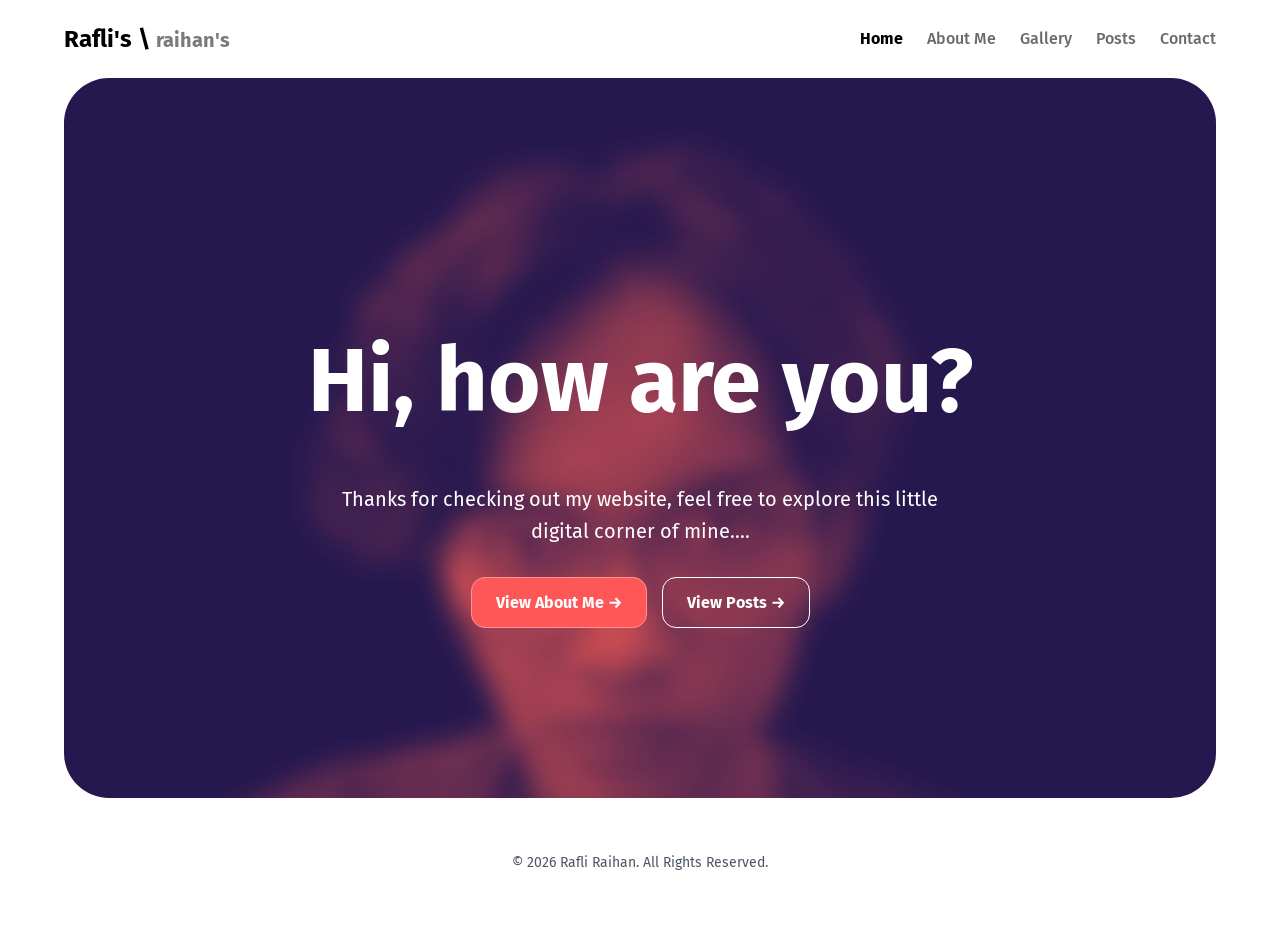
<file: index.html>
<!DOCTYPE html>
<html lang="id">
<head>
    <meta charset="UTF-8">
    <meta name="viewport" content="width=device-width, initial-scale=1.0">
    <title>Rafli's | Home</title>
    <link rel="stylesheet" href="base.css">
    <!-- INTERNAL CSS -->
    <style>
        /* 3. ID Selector */
        #hero-section {
            display: flex;
            flex-direction: column;
            align-items: center;
            justify-content: center;
            border-radius: 45px;
            max-width: 90vw;
            margin: auto;
            min-height: 80vh;
            text-align: center;
            background-image: url('assets/hero_bg.png');
            background-position: top;
            background-repeat: no-repeat;
        }

        #hero-title {
            font-size: 90px;
            margin-bottom: 10px;
            color: #ffffff;
        }

        .subtitle {
            font-size: 20px;
            color: #ffffff;
            margin-bottom: 30px;
            max-width: 600px;
        }

        .btn-group {
            display: flex;
            gap: 15px;
        }

        @media screen and (max-width:800px) {
            #hero-title {
                font-size: 50px;
            }

            .subtitle{
                font-size: 14px;
            }

            #hero-title, .subtitle{
                padding: 0 40px 0 40px;
            }

            .btn-group{
                flex-direction: column;
            }
        }
    </style>
</head>
<body>
    <!-- Menu Navigasi -->
    <nav>
        <div class="nav-container">
            <div class="logo">Rafli's \ <span>raihan's</span></div>
            <div class="nav-links">
                <a href="index.html" class="active">Home</a>
                <a href="about.html">About Me</a>
                <a href="gallery.html">Gallery</a>
                <a href="blog.html">Posts</a>
                <a href="contact.html">Contact</a>
            </div>
        </div>
    </nav>

    <!-- Konten Utama (Hero) -->
    <main id="hero-section">
        <h1 id="hero-title">Hi, how are you?</h1>
        <p class="subtitle">
            Thanks for checking out my website, feel free to explore this little digital corner of mine....
        </p>
        <div class="btn-group">
            <!-- HTML Link Wajib -->
            <a href="about.html" class="btn btn-primary">View About Me &rarr;</a>
            <a href="blog.html" class="btn btn-secondary-alt">View Posts &rarr;</a>
        </div>
    </main>

    <footer>
        <p>&copy; 2026 Rafli Raihan. All Rights Reserved.</p>
    </footer>

    <!-- Mengubungkan ke File JS Eksternal -->
    <script src="script.js"></script>
</body>
</html>
</file>
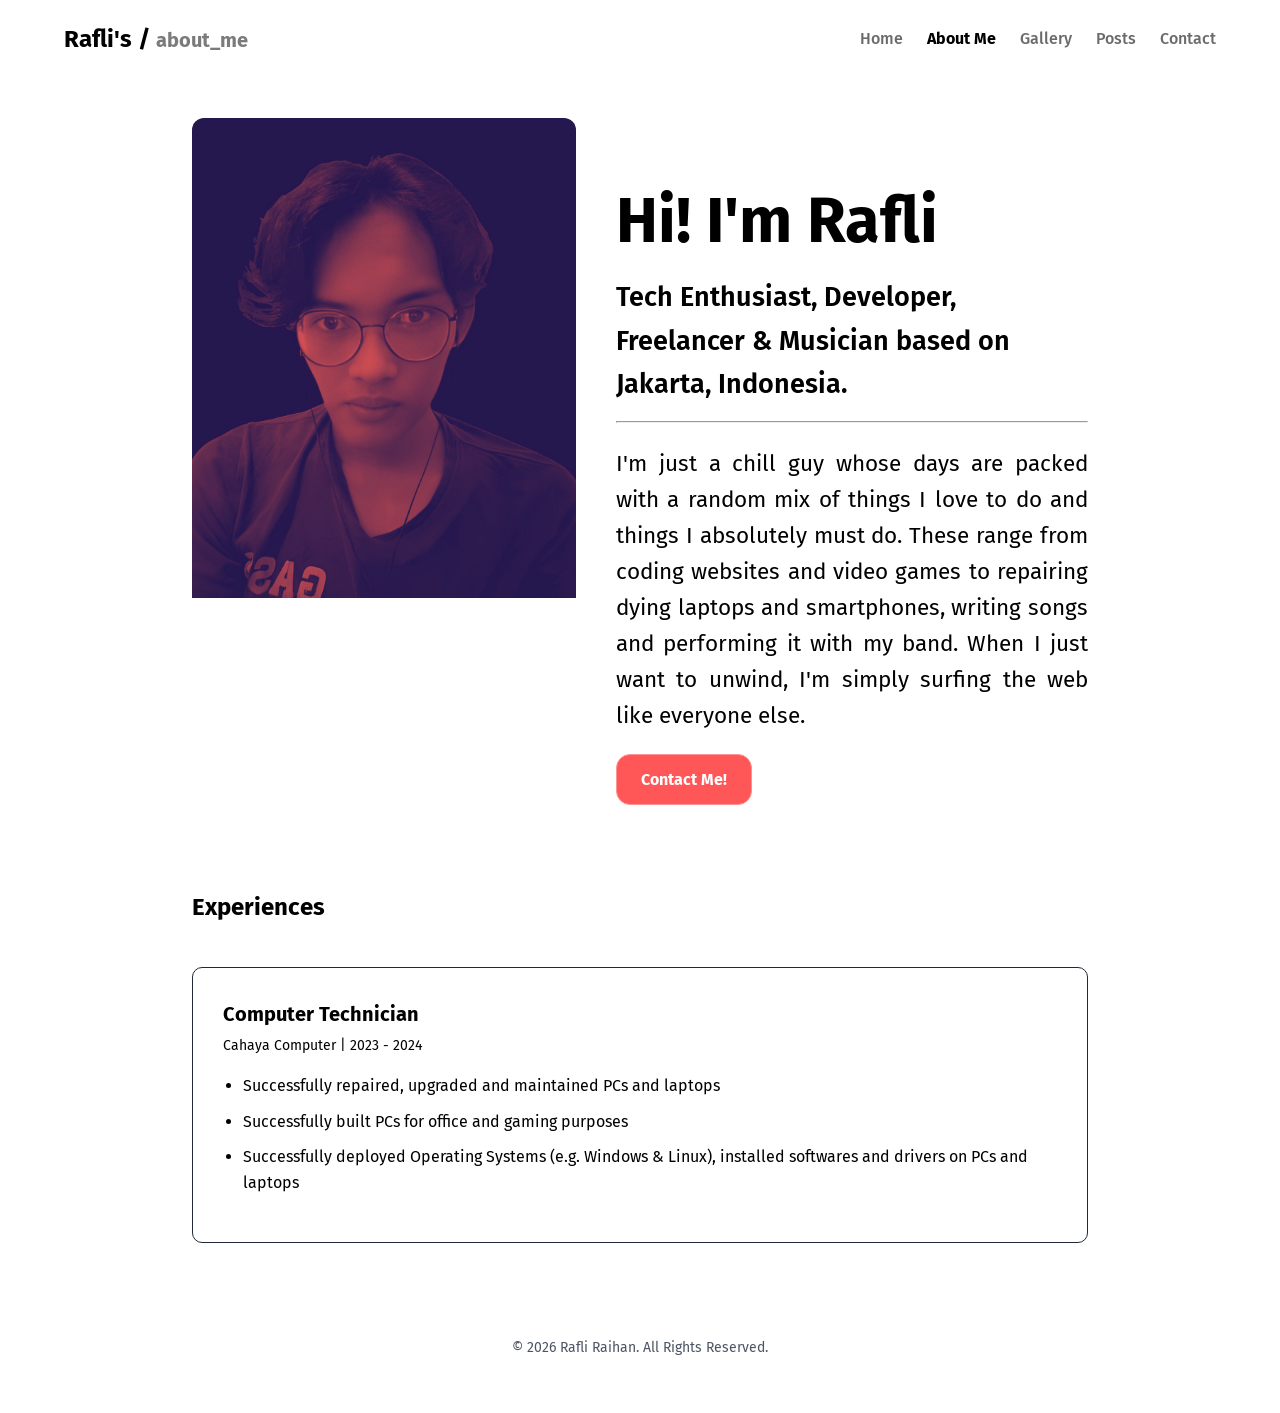
<file: about.html>
<!DOCTYPE html>
<html lang="id">
<head>
    <meta charset="UTF-8">
    <meta name="viewport" content="width=device-width, initial-scale=1.0">
    <title>Rafli's | About Me</title>
    <link rel="stylesheet" href="base.css">
    <style>
        .profile-header {
            display: flex;
            gap: 40px;
            align-items: start;
            margin-bottom: 50px;
        }
        .profile-img-placeholder {
            width: 30vw;
            height: 80vh;
            background-image: url('assets/about_pic.png');
            background-size: contain;
            background-repeat: no-repeat;
            border-radius: 12px;
            display: flex;
            align-items: center;
            justify-content: center;
            flex-shrink: 0;
        }
        
        .profile-intro h2 {
            font-size: 9vh;
            margin-bottom: 5px;
        }
        
        .tagline {
            font-size: 3vh;
            font-weight: 600;
            margin-bottom: 15px;
        }
        
        .bio {
            font-size: 2.5vh;
            text-align: justify;
            margin-bottom: 20px;
        }

        #experience-section {
            background-color: #ffffff;
            padding: 30px;
            border-radius: 10px;
            border: 1px solid #1f2937;
            margin-top: 40px;
        }

        .exp-title {
            font-size: 20px;
            font-weight: bold;
            margin-bottom: 5px;
        }

        .exp-company {
            font-size: 14px;
            margin-bottom: 15px;
        }

        ul {
            padding-left: 20px;
        }

        li {
            margin-bottom: 10px;
        }

        @media screen and (max-width:1427px) {
            .tagline br {
                display: none;
            }

            .profile-intro h2 {
                font-size: 7vh;
                margin-bottom: 5px;
            }
        }

        @media screen and (max-width: 768px) {
            .profile-header{
                flex-direction: column;
            }

            .profile-img-placeholder{
                width: 90vw;
                height: 50vh;
                background-repeat: no-repeat;
                background-size: cover;
            }

            .profile-intro h2 {
                font-size: 5vh;
                margin-bottom: 5px;
            }

            .tagline {
                font-size: 2vh;
                font-weight: 600;
                margin-bottom: 15px;
            }

            .bio {
                font-size: 1.5vh;
                text-align: justify;
            }
        }
    </style>
</head>
<body>

    <nav>
        <div class="nav-container">
            <div class="logo">Rafli's / <span>about_me</span></div>
            <div class="nav-links">
                <a href="index.html">Home</a>
                <a href="about.html" class="active">About Me</a>
                <a href="gallery.html">Gallery</a>
                <a href="blog.html">Posts</a>
                <a href="contact.html">Contact</a>
            </div>
        </div>
    </nav>

    <main class="container">
        <div class="profile-header">
            <!-- Representasi Foto dari Mockup Desain -->
            <div class="profile-img-placeholder"></div>
            <div class="profile-intro">
                <h2>Hi! I'm Rafli</h2>
                <div class="tagline">Tech Enthusiast, Developer, Freelancer & Musician <br /> based on Jakarta, Indonesia.</div>
                <hr>
                <p class="bio">
                    I'm just a chill guy whose days are packed with a random mix of things I love to do and things I absolutely must do. These range from coding websites and video games to repairing dying laptops and smartphones, writing songs and performing it with my band. When I just want to unwind, I'm simply surfing the web like everyone else.
                </p>
                <a href="contact.html" class="btn btn-primary"> Contact Me!</a>
            </div>
        </div>

        <!-- Bagian Pengalaman Sesuai Teks Mockup -->
        <h2>Experiences</h2>
        <section id="experience-section">
            <div class="exp-title">Computer Technician</div>
            <div class="exp-company">Cahaya Computer | 2023 - 2024</div>
            <ul>
                <li>Successfully repaired, upgraded and maintained PCs and laptops</li>
                <li>Successfully built PCs for office and gaming purposes</li>
                <li>Successfully deployed Operating Systems (e.g. Windows & Linux), installed softwares and drivers on PCs and laptops</li>
            </ul>
        </section>
    </main>

    <footer>
        <p>&copy; 2026 Rafli Raihan. All Rights Reserved.</p>
    </footer>

    <script src="script.js"></script>
</body>
</html>
</file>
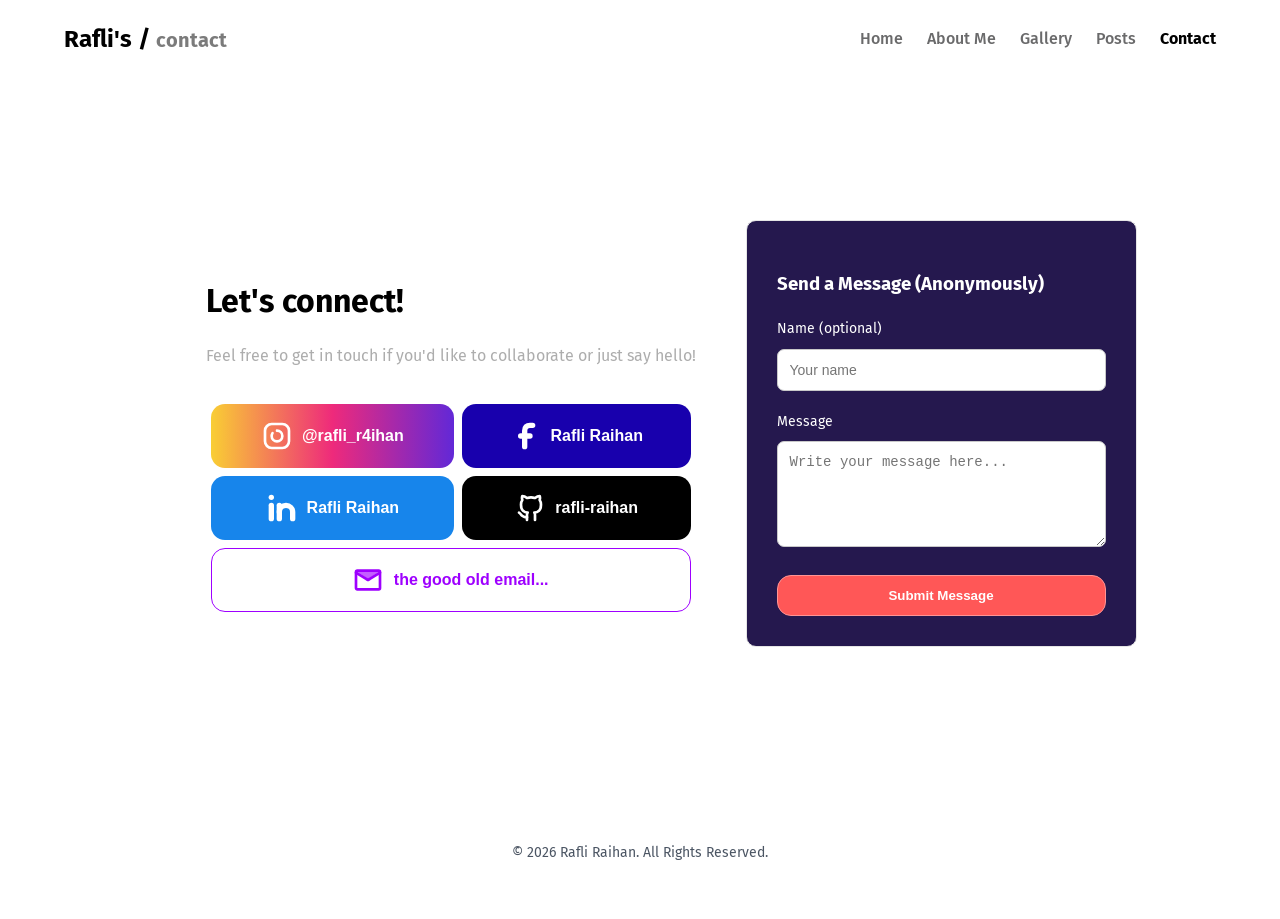
<file: contact.html>
<!DOCTYPE html>
<html lang="id">
<head>
    <meta charset="UTF-8">
    <meta name="viewport" content="width=device-width, initial-scale=1.0">
    <title>Rafli's | Contact</title>
    <link rel="stylesheet" href="base.css">
    <style>
        .container{
            display: flex;
            gap: 50px;
            align-items: center;
            justify-content: center;
            min-height: 70vh;
        }
        
        h2 {
            font-size: 32px;
            margin-bottom: 10px;
        }

        .contact-info p {
            color: #adadad;
            margin-bottom: 30px;
        }

        .social-list {
            list-style: none;
            padding: 0;
        }

        .social-list li {
            margin-bottom: 15px;
            font-size: 16px;
        }

        .social-list a {
            color: var(--btn-primary-bg);
            text-decoration: none;
            font-weight: bold;
        }

        .social-list a:hover {
            text-decoration: underline;
        }
        
     
        /* WAJIB: STYLING FORM KONTAK */
        form {
            width: 100%;
            color: #ffffff;
            background-image: url('assets/hero_bg.png');
            padding: 30px;
            border-radius: 10px;
            border: 1px solid #e5e5e5;
        }

        .form-group {
            margin-bottom: 20px;
        }

        label {
            display: block;
            font-size: 14px;
            margin-bottom: 8px;
            color: #ffffff;
        }

        input[type="text"], input[type="email"], textarea {
            width: 100%;
            padding: 12px;
            background-color: #ffffff;
            border: 1px solid #c8c8c9;
            border-radius: 7px;
            box-sizing: border-box;
            font-size: 14px;
        }

        input[type="text"]:focus, input[type="email"]:focus, textarea:focus {
            outline: none;
            border-color: var(--btn-primary-border);
        }

        #submit-btn {
            width: 100%;
        }

        table {
            min-width: 100%;
        }

        td{
            padding: 3px;
        }

        #sosmed-btn {
            color: white;
            padding: 5px;
            min-width: 100%;
            height: 64px;
            display: flex;
            gap: 2%;
            align-items: center;
            justify-content: center;
            border: none;
            border-radius: 14px;
            transition: transform 0.1s ease-in-out, opacity 0.2s ease-in-out;
        }

        #sosmed-btn:hover {
            transform: scale(1.03);
            cursor: pointer;
            opacity: 0.9;
        }

        #sosmed-btn:active {
            transform: scale(0.98); 
        }

        a {
            text-decoration: none;
        }

        a span {
            font-size: 16px;
            font-weight: bold;
        }

        @media screen and (max-width:800px){
            .container{
                flex-direction: column;
                    justify-content: center;
                }

            form {
                width: auto;
            }
        }
    </style>
</head>
<body>

    <nav>
        <div class="nav-container">
            <div class="logo">Rafli's / <span>contact</span></div>
            <div class="nav-links">
                <a href="index.html">Home</a>
                <a href="about.html">About Me</a>
                <a href="gallery.html">Gallery</a>
                <a href="blog.html">Posts</a>
                <a href="contact.html" class="active">Contact</a>
            </div>
        </div>
    </nav>

    <main class="container">
        <!-- Kolom Kiri: Informasi Sosial Media Sesuai Teks Desain -->
        <div class="contact-info">
            <h2>Let's connect!</h2>
            <p>Feel free to get in touch if you'd like to collaborate or just say hello!</p>
            <table>
                <tr>
                    <!-- IG -->
                    <td>
                        <a href="https://www.instagram.com/rafli_r4ihan/" target="_blank" rel="noopener noreferrer">
                            <button id="sosmed-btn" style="background-image: linear-gradient(to right, #f9ce34, #ee2a7b, #6228d7);">
                                <svg xmlns="http://www.w3.org/2000/svg" width="32" height="32" viewBox="0 0 24 24">
                                	<g fill="none" stroke="#fff" stroke-linecap="round" stroke-linejoin="round" stroke-width="2">
                                		<path stroke-dasharray="66" d="M16 3c2.76 0 5 2.24 5 5v8c0 2.76 -2.24 5 -5 5h-8c-2.76 0 -5 -2.24 -5 -5v-8c0 -2.76 2.24 -5 5 -5h4Z">
                                			<animate fill="freeze" attributeName="stroke-dashoffset" dur="0.6s" values="66;0" />
                                		</path>
                                		<path stroke-dasharray="28" stroke-dashoffset="28" d="M12 8c2.21 0 4 1.79 4 4c0 2.21 -1.79 4 -4 4c-2.21 0 -4 -1.79 -4 -4c0 -2.21 1.79 -4 4 -4">
                                			<animate fill="freeze" attributeName="stroke-dashoffset" begin="0.7s" dur="0.6s" to="0" />
                                		</path>
                                	</g>
                                	<circle cx="17" cy="7" r="1.5" fill="#fff" opacity="0">
                                		<animate fill="freeze" attributeName="opacity" begin="1.3s" dur="0.2s" to="1" />
                                	</circle>
                                </svg>
                                <span>&nbsp;@rafli_r4ihan</span>
                            </button>
                        </a>
                    </td>
                    <!-- FB -->
                    <td> 
                        <a href="https://www.facebook.com/fli.raihan" target="_blank" rel="noopener noreferrer">
                            <button id="sosmed-btn" style="background-color: #1800ad;">
                                <svg xmlns="http://www.w3.org/2000/svg" width="32" height="32" viewBox="0 0 24 24">
                                	<g fill="none" stroke="currentColor" stroke-linecap="round" stroke-linejoin="round" stroke-width="4">
                                		<path stroke-dasharray="24" d="M17 4l-2 0c-2.5 0 -4 1.5 -4 4v12">
                                			<animate fill="freeze" attributeName="stroke-dashoffset" dur="0.5s" values="24;0" />
                                		</path>
                                		<path stroke-dasharray="10" stroke-dashoffset="10" d="M8 12h7">
                                			<animate fill="freeze" attributeName="stroke-dashoffset" begin="0.6s" dur="0.2s" to="0" />
                                		</path>
                                	</g>
                                </svg>
                                <span>&nbsp;Rafli Raihan</span>
                            </button>
                        </a>
                    </td>
                </tr>
                <tr>
                    <!-- Linkedin -->
                    <td>
                        <a href="https://www.linkedin.com/in/muhammad-rafli-raihan-6336a4294/" target="_blank" rel="noopener noreferrer">
                            <button id="sosmed-btn" style="background-color: #1785eb;">
                                <svg xmlns="http://www.w3.org/2000/svg" width="32" height="32" viewBox="0 0 24 24">
                                	<circle cx="4" cy="4" r="2" fill="currentColor" opacity="0">
                                		<animate fill="freeze" attributeName="opacity" dur="0.2s" to="1" />
                                	</circle>
                                	<g fill="none" stroke="currentColor" stroke-linecap="round" stroke-linejoin="round" stroke-width="4">
                                		<g stroke-dasharray="12" stroke-dashoffset="12">
                                			<path d="M4 10v10">
                                				<animate fill="freeze" attributeName="stroke-dashoffset" begin="0.2s" dur="0.2s" to="0" />
                                			</path>
                                			<path d="M10 10v10">
                                				<animate fill="freeze" attributeName="stroke-dashoffset" begin="0.5s" dur="0.2s" to="0" />
                                			</path>
                                		</g>
                                		<path stroke-dasharray="24" stroke-dashoffset="24" d="M10 15c0 -2.76 2.24 -5 5 -5c2.76 0 5 2.24 5 5v5">
                                			<animate fill="freeze" attributeName="stroke-dashoffset" begin="0.7s" dur="0.3s" to="0" />
                                		</path>
                                	</g>
                                </svg>
                                <span>&nbsp;Rafli Raihan</span>
                            </button>
                        </a>
                    </td>
                    <!-- Github -->
                    <td> 
                        <a href="https://github.com/rafli-raihan/" target="_blank" rel="noopener noreferrer">
                            <button id="sosmed-btn" style="background-color: black;">
                                <svg xmlns="http://www.w3.org/2000/svg" width="32" height="32" viewBox="0 0 24 24">
                                	<g fill="none" stroke="currentColor" stroke-linecap="round" stroke-linejoin="round" stroke-width="2">
                                		<path stroke-dasharray="32" d="M12 4c1.67 0 2.61 0.4 3 0.5c0.53 -0.43 1.94 -1.5 3.5 -1.5c0.34 1 0.29 2.22 0 3c0.75 1 1 2 1 3.5c0 2.19 -0.48 3.58 -1.5 4.5c-1.02 0.92 -2.11 1.37 -3.5 1.5c0.65 0.54 0.5 1.87 0.5 2.5c0 0.73 0 3 0 3M12 4c-1.67 0 -2.61 0.4 -3 0.5c-0.53 -0.43 -1.94 -1.5 -3.5 -1.5c-0.34 1 -0.29 2.22 0 3c-0.75 1 -1 2 -1 3.5c0 2.19 0.48 3.58 1.5 4.5c1.02 0.92 2.11 1.37 3.5 1.5c-0.65 0.54 -0.5 1.87 -0.5 2.5c0 0.73 0 3 0 3">
                                			<animate fill="freeze" attributeName="stroke-dashoffset" dur="0.6s" values="32;0" />
                                		</path>
                                		<path stroke-dasharray="10" stroke-dashoffset="10" d="M9 19c-1.41 0 -2.84 -0.56 -3.69 -1.19c-0.84 -0.63 -1.09 -1.66 -2.31 -2.31">
                                			<animate fill="freeze" attributeName="stroke-dashoffset" begin="0.7s" dur="0.2s" to="0" />
                                		</path>
                                	</g>
                                </svg>
                                <span>&nbsp;rafli-raihan</span>
                            </button>
                        </a>
                    </td>
                </tr>
                <tr>
                    <!-- Email -->
                    <td colspan="2"> 
                        <a href="mailto:raihanrafli81@proton.me" target="_blank" rel="noopener noreferrer">
                            <button id="sosmed-btn" style="color: #9e00ff; border: 1px solid #9e00ff; background-color: rgba(255, 255, 255, 0);">
                                <svg xmlns="http://www.w3.org/2000/svg" width="32" height="32" viewBox="0 0 24 24">
                                	<path fill="#9e00ff" fill-opacity="0" d="M12 11l-8 -5h16l-8 5Z">
                                		<animate fill="freeze" attributeName="fill-opacity" begin="0.9s" dur="0.4s" to="1" />
                                	</path>
                                	<g fill="none" stroke="#9e00ff" stroke-linecap="round" stroke-linejoin="round" stroke-width="2">
                                		<path stroke-dasharray="66" d="M4 5h16c0.55 0 1 0.45 1 1v12c0 0.55 -0.45 1 -1 1h-16c-0.55 0 -1 -0.45 -1 -1v-12c0 -0.55 0.45 -1 1 -1Z">
                                			<animate fill="freeze" attributeName="stroke-dashoffset" dur="0.6s" values="66;0" />
                                		</path>
                                		<path stroke-dasharray="24" stroke-dashoffset="24" d="M3 6.5l9 5.5l9 -5.5">
                                			<animate fill="freeze" attributeName="stroke-dashoffset" begin="0.6s" dur="0.3s" to="0" />
                                		</path>
                                	</g>
                                </svg>

                                <span>the good old email...</span>
                            </button>
                        </a>
                    </td>
                </tr>
            </table>
        </div>

        <!-- Kolom Kanan: Form Wajib Integrasi dengan JS Eksternal -->
        <div class="form-col">
            <!-- Menghubungkan Form Event ke Fungsi Validasi di script.js -->
            <form id="contactForm" onsubmit="return validateForm(event)">
                <h3>Send a Message (Anonymously)</h3>
                <div class="form-group">
                    <label for="txtNama">Name (optional)</label>
                    <input type="text" id="txtNama" placeholder="Your name">
                </div>
                <div class="form-group">
                    <label for="txtPesan">Message</label>
                    <textarea id="txtPesan" rows="5" placeholder="Write your message here..."></textarea>
                </div>
                <button type="submit" class="btn btn-primary" id="submit-btn">Submit Message</button>
            </form>
        </div>
    </main>

    <footer>
        <p>&copy; 2026 Rafli Raihan. All Rights Reserved.</p>
    </footer>

    <script src="script.js"></script>
</body>
</html>
</file>
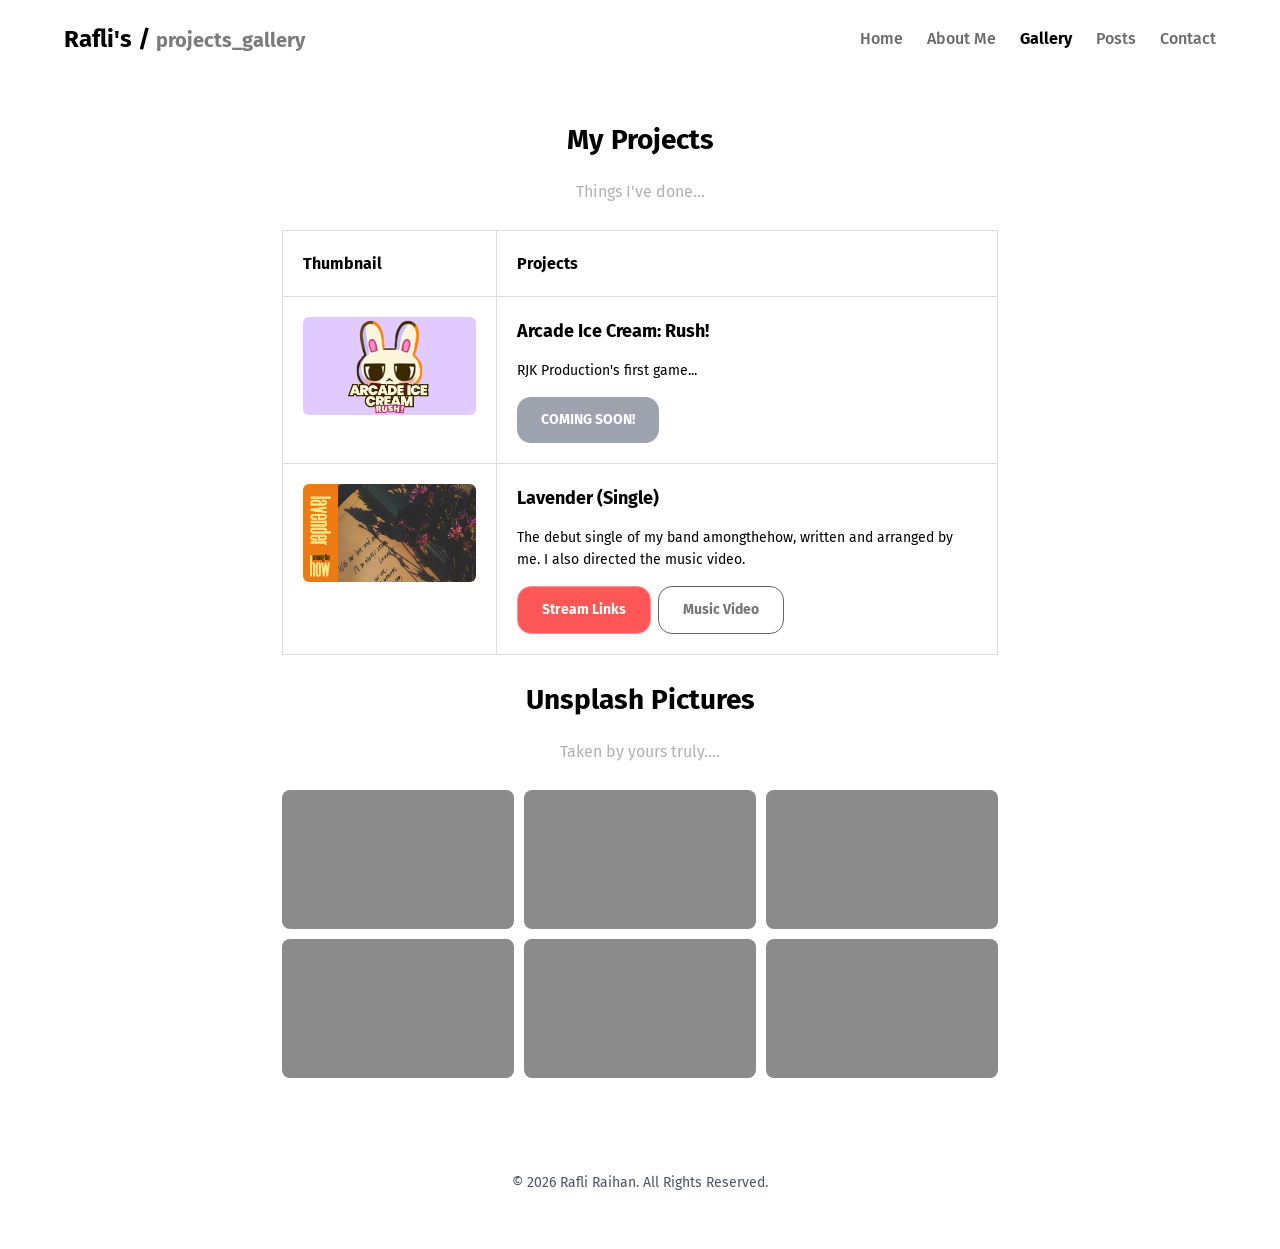
<file: gallery.html>
<!DOCTYPE html>
<html lang="id">
<head>
    <meta charset="UTF-8">
    <meta name="viewport" content="width=device-width, initial-scale=1.0">
    <title>Rafli's | Projects & Gallery</title>
    <link rel="stylesheet" href="base.css">
    <style>
        h2 {
            font-size: 28px;
            margin-bottom: 5px;
            
            text-align: center;
        }
        .subtitle {
            color: #b2b2b2;
            margin-bottom: 25px;
            text-align: center;
        }
        
        /* WAJIB: KETENTUAN LAYOUT MENGGUNAKAN TABLE UNTUK PROJECT */
        table {
            width: 100%;
            border-collapse: collapse;
            margin-bottom: 60px;         
            max-width: 80%;      
            margin: 0 auto 0 auto;   
        }

        th, td {
            border: 1px solid #dddddd;
            padding: 20px;
            text-align: left;
            vertical-align: top;
        }

        .thumb-col {
            width: 30%;
        }

        .table-thumb {
            width: 100%;
            max-height: 180px;
            aspect-ratio: 16/9;
            background-color: #4b4b4b;
            background-repeat: no-repeat;
            background-size: cover;
            background-position: center;
            border-radius: 6px;
            display: flex;
            align-items: center;
            justify-content: center;
            font-size: 12px;
        }

        .proj-title {
            font-weight: bold;
            font-size: 18px;
            margin-bottom: 5px;
        }

        .proj-desc {
            /* color: #9ca3af; */
            font-size: 14px;
        }

        .proj-links {
            display: flex;
            gap: 7px;
        }

        .proj-links a {
            display: flex;
            text-align: center;
            align-items: center;
            justify-content: center;
        }

        /* LAYOUT GRID UNTUK UNSPLASH PICTURES */
        .grid-container {
            display: grid;
            grid-template-columns: repeat(3, 1fr);
            gap: 10px;
            margin-top: 20px;

            width: 100%;          
            max-width: 80%;      
            margin: 0 auto 0 auto;   
        }

        .grid-item {
            background-color: #8b8b8b;
            background-size: cover;
            background-repeat: no-repeat;
            max-height: 350px;
            aspect-ratio: 16/9;
            border-radius: 8px;
            display: flex;
            align-items: center;
            justify-content: center;
            font-weight: 500;
            text-align: center;
            padding: 10px;
        }

        .grid-container a {
            text-decoration: none;
            color: white;
            transition: transform 0.1s ease-in-out, opacity 0.2s ease-in-out;
        }

        .grid-container a:hover{
            transform: scale(1.03);
            cursor: pointer;
            opacity: 0.9;
        }

        .grid-container a:active{
            transform: scale(0.98); 
        }

        @media screen and (max-width: 1200px){
            th, td{
                width: 50%;
            }

            .thumb-col {
                width: 50%;
            }

            .proj-links {
                flex-direction: column;
            }
        }

        @media screen and (max-width: 768px) {
            table {
                width: 100%;                
                margin: 0 auto 0 auto;   
            }

            .grid-container {
                grid-template-columns: repeat(1, 1fr);
                gap: 20px;
            }
        }
    </style>
</head>
<body>

    <nav>
        <div class="nav-container">
            <div class="logo">Rafli's / <span>projects_gallery</span></div>
            <div class="nav-links">
                <a href="index.html">Home</a>
                <a href="about.html">About Me</a>
                <a href="gallery.html" class="active">Gallery</a>
                <a href="blog.html">Posts</a>
                <a href="contact.html">Contact</a>
            </div>
        </div>
    </nav>

    <main class="container">
        <!-- Bagian 1: Projects (Menggunakan elemen Table agar lulus kriteria materi) -->
        <h2>My Projects</h2>
        <p class="subtitle">Things I've done...</p>
        
        <table>
            <thead>
                <tr>
                    <th class="thumb-col">Thumbnail</th>
                    <th>Projects</th>
                </tr>
            </thead>
            <tbody>
                <tr>
                    <td class="thumb-col">
                        <div 
                            class="table-thumb"
                            style="background-image: url('assets/thumbnails/aicr.png');"
                        ></div>
                    </td>
                    <td>
                        <div class="proj-title">Arcade Ice Cream: Rush!</div>
                        <div class="proj-desc">
                            <p>
                                RJK Production's first game...
                            </p>
                            <div class="proj-links">
                                <a href="" class="btn btn-disabled" aria-disabled="true"> COMING SOON!</a>
                            </div>
                        </div>
                    </td>
                </tr>
                <tr>
                    <td class="thumb-col">
                        <div 
                            class="table-thumb"
                            style="background-image: url('assets/thumbnails/lav_tumbnail.jpeg');"
                        ></div>
                    </td>
                    <td>
                        <div class="proj-title">Lavender (Single)</div>
                        <div class="proj-desc">
                            <p>
                                The debut single of my band amongthehow, written and arranged by me.
                                I also directed the music video.
                            </p>
                            <div class="proj-links">
                                <a href="https://tr.ee/WAT50x3nzX" target="_blank" class="btn btn-primary">Stream Links</a>
                                <a href="https://www.youtube.com/watch?v=2s-vZTe5yqg" target="_blank" class="btn btn-secondary">Music Video</a>
                            </div>
                        </div>
                    </td>
                </tr>
               
            </tbody>
        </table>

        <!-- Bagian 2: Unsplash Pictures Grid -->
        <h2>Unsplash Pictures</h2>
        <p class="subtitle">Taken by yours truly....</p>
        
        <div class="grid-container" style="justify-content: center;">
            <a  class="grid-item"
                href="https://unsplash.com/photos/a-view-of-a-city-with-tall-buildings-ylgA4NKVyDM"
                target="_blank"  
                style="background-image: url('https://images.unsplash.com/photo-1679239108020-aca50acd5f00?q=80&w=1632&auto=format&fit=crop&ixlib=rb-4.1.0&ixid=M3wxMjA3fDB8MHxwaG90by1wYWdlfHx8fGVufDB8fHx8fA%3D%3D');">
            </a>
            <a  class="grid-item"
                href="https://unsplash.com/photos/a-group-of-colorful-fish-swimming-in-a-pond-tEyGDyHDPHs"
                target="_blank"  
                style="background-image: url('https://images.unsplash.com/photo-1670760864052-9bbd7c9ba7ec?q=80&w=580&auto=format&fit=crop&ixlib=rb-4.1.0&ixid=M3wxMjA3fDB8MHxwaG90by1wYWdlfHx8fGVufDB8fHx8fA%3D%3D');">
            </a>
            <a  class="grid-item"
                href="https://unsplash.com/photos/a-green-and-white-clock-hanging-from-the-ceiling-I8X4lsiWEII"
                target="_blank"  
                style="
                    background-image: url('https://images.unsplash.com/photo-1670756721402-fff5171d5f27?q=80&w=580&auto=format&fit=crop&ixlib=rb-4.1.0&ixid=M3wxMjA3fDB8MHxwaG90by1wYWdlfHx8fGVufDB8fHx8fA%3D%3D');
                    background-position: center;">
            </a>
            <a  class="grid-item"
                href="https://unsplash.com/photos/a-train-station-with-a-train-on-the-tracks-bjzJzZu2XPE"
                target="_blank"  
                style="
                    background-image: url('https://images.unsplash.com/photo-1670758208517-e37570ddcf63?q=80&w=582&auto=format&fit=crop&ixlib=rb-4.1.0&ixid=M3wxMjA3fDB8MHxwaG90by1wYWdlfHx8fGVufDB8fHx8fA%3D%3D');
                    background-position: center;">
            </a>
           <a  class="grid-item"
                href="https://unsplash.com/photos/7P9y2GlEA9c"
                target="_blank"  
                style="
                    background-image: url('https://images.unsplash.com/photo-1672066741834-e63348646107?q=80&w=580&auto=format&fit=crop&ixlib=rb-4.1.0&ixid=M3wxMjA3fDB8MHxwaG90by1wYWdlfHx8fGVufDB8fHx8fA%3D%3D');
                    background-position: center;">
            </a>
            <a  class="grid-item"
                href="https://unsplash.com/photos/1BFoUMvg8M8"
                target="_blank"  
                style="background-image: url('https://images.unsplash.com/photo-1670847657305-bf3dd57fcc0c?q=80&w=1632&auto=format&fit=crop&ixlib=rb-4.1.0&ixid=M3wxMjA3fDB8MHxwaG90by1wYWdlfHx8fGVufDB8fHx8fA%3D%3D');">
            </a>
        </div>
    </main>

    <footer>
        <p>&copy; 2026 Rafli Raihan. All Rights Reserved.</p>
    </footer>

    <script src="script.js"></script>
</body>
</html>
</file>
<file: base.css>
@import url('https://fonts.googleapis.com/css2?family=Fira+Sans+Condensed:ital,wght@0,100;0,200;0,300;0,400;0,500;0,600;0,700;0,800;0,900;1,100;1,200;1,300;1,400;1,500;1,600;1,700;1,800;1,900&family=Fira+Sans:ital,wght@0,100;0,200;0,300;0,400;0,500;0,600;0,700;0,800;0,900;1,100;1,200;1,300;1,400;1,500;1,600;1,700;1,800;1,900&display=swap');

/* 1. CSS Variables (:root) */
:root {
    /* Wireframe Scheme dari PDF */
    --bg-placeholder: #f3f4f6;
    --border-placeholder: #dedede;
    --text-paragraph: #404040;
    --text-muted: #7b7b7b;

    /* Warna Button Primary */
    --btn-primary-bg: #FF5757;
    --btn-primary-text: #ffffff;
    --btn-primary-border: #ff9494;
    --btn-primary-hover-bg: #ff9494;

    /* Warna Button Secondary */
    --btn-secondary-text: #757575;
    --btn-secondary-border: #656565;
    --btn-secondary-hover-text: #ffffff;
    --btn-secondary-hover-border: #9ca3af;
}

/* 2. Element Selector */
body {
    font-family: 'Fira Sans','Arial', sans-serif;
    background-color: #ffffff; /* Menggunakan background putih bersih sesuai PDF[cite: 2] */
    color: #000000;            /* Teks utama hitam pekat[cite: 2] */
    margin: 0;
    padding: 0;
    line-height: 1.6;
}

nav {
    padding: 20px;
}

/* 3. Class Selector */
.nav-container {
    display: flex;
    justify-content: space-between;
    align-items: center;
    max-width: 90vw;
    margin: 0 auto;
}

.logo {
    font-size: 24px;
    font-weight: bold;
}

.logo span {
    font-size: 20px;
    color: #7b7b7b;
}

.nav-links a {
    color: #6a6a6b;
    text-decoration: none;
    margin-left: 20px;
    font-weight: 500;
    transition: color 0.3s;
}

.nav-links a.active {
    color: #000000;
    font-weight: bold;
}

.nav-links a:hover {
    color: #000000;
}

/* BUTTON STYLES (Menggunakan :root Variables) */
.btn {
    display: inline-block;
    padding: 12px 24px;
    border-radius: 14px;
    text-decoration: none;
    font-weight: bold;
    transition: background 0.3s, color 0.3s, border-color 0.3s;
}

.btn-primary {
    background-color: var(--btn-primary-bg);
    color: var(--btn-primary-text);
    border: 1px solid var(--btn-primary-border);
}

.btn-primary:hover {
    background-color: var(--btn-primary-hover-bg);
}

.btn-secondary {
    background-color: transparent;
    color: var(--btn-secondary-text);
    border: 1px solid var(--btn-secondary-border);
}

.btn-secondary:hover {
    color: var(--btn-primary-bg);
    border-color: var(--btn-primary-bg);
}

.btn-secondary-alt {
    background-color: transparent;
    color: var(--btn-secondary-hover-text);
    border: 1px solid var(--btn-secondary-hover-text);
}

.btn-secondary-alt:hover {
    color: var(--btn-secondary-hover-border);
    border-color: var(--btn-secondary-hover-border);
}

.btn-disabled {
    background-color: var(--btn-secondary-hover-border);
    color: var(--btn-primary-text);
}

footer {
    text-align: center;
    padding: 40px 20px;
    color: #4b5563;
    font-size: 14px;
}

/* Elemen Kotak Placeholder (Untuk Grid Unsplash, Thumbnail Project, & Gambar Blog)[cite: 2] */
.placeholder-box {
    background-color: var(--bg-placeholder);
    color: #000000;
    border: 1px solid var(--border-placeholder);
    border-radius: 12px; /* Sudut membulat halus sesuai layout PDF[cite: 2] */
    display: flex;
    align-items: center;
    justify-content: center;
    text-align: center;
    font-weight: 500;
    padding: 20px;
}

/* Helper Class untuk Layout Konten Halaman */
.container {
    max-width: 70vw;
    margin: 40px auto;
    padding: 0 20px;
}

.page-title {
    font-size: 32px;
    font-weight: bold;
    margin-bottom: 5px;
    letter-spacing: -0.5px;
}

.page-subtitle {
    color: var(--text-muted);
    font-size: 16px;
    margin-bottom: 40px;
}

@media screen and (max-width: 900px) {
    .container {
        max-width: 90vw;
        margin: 40px auto;
        padding: 0 20px;
    }
}
</file>
